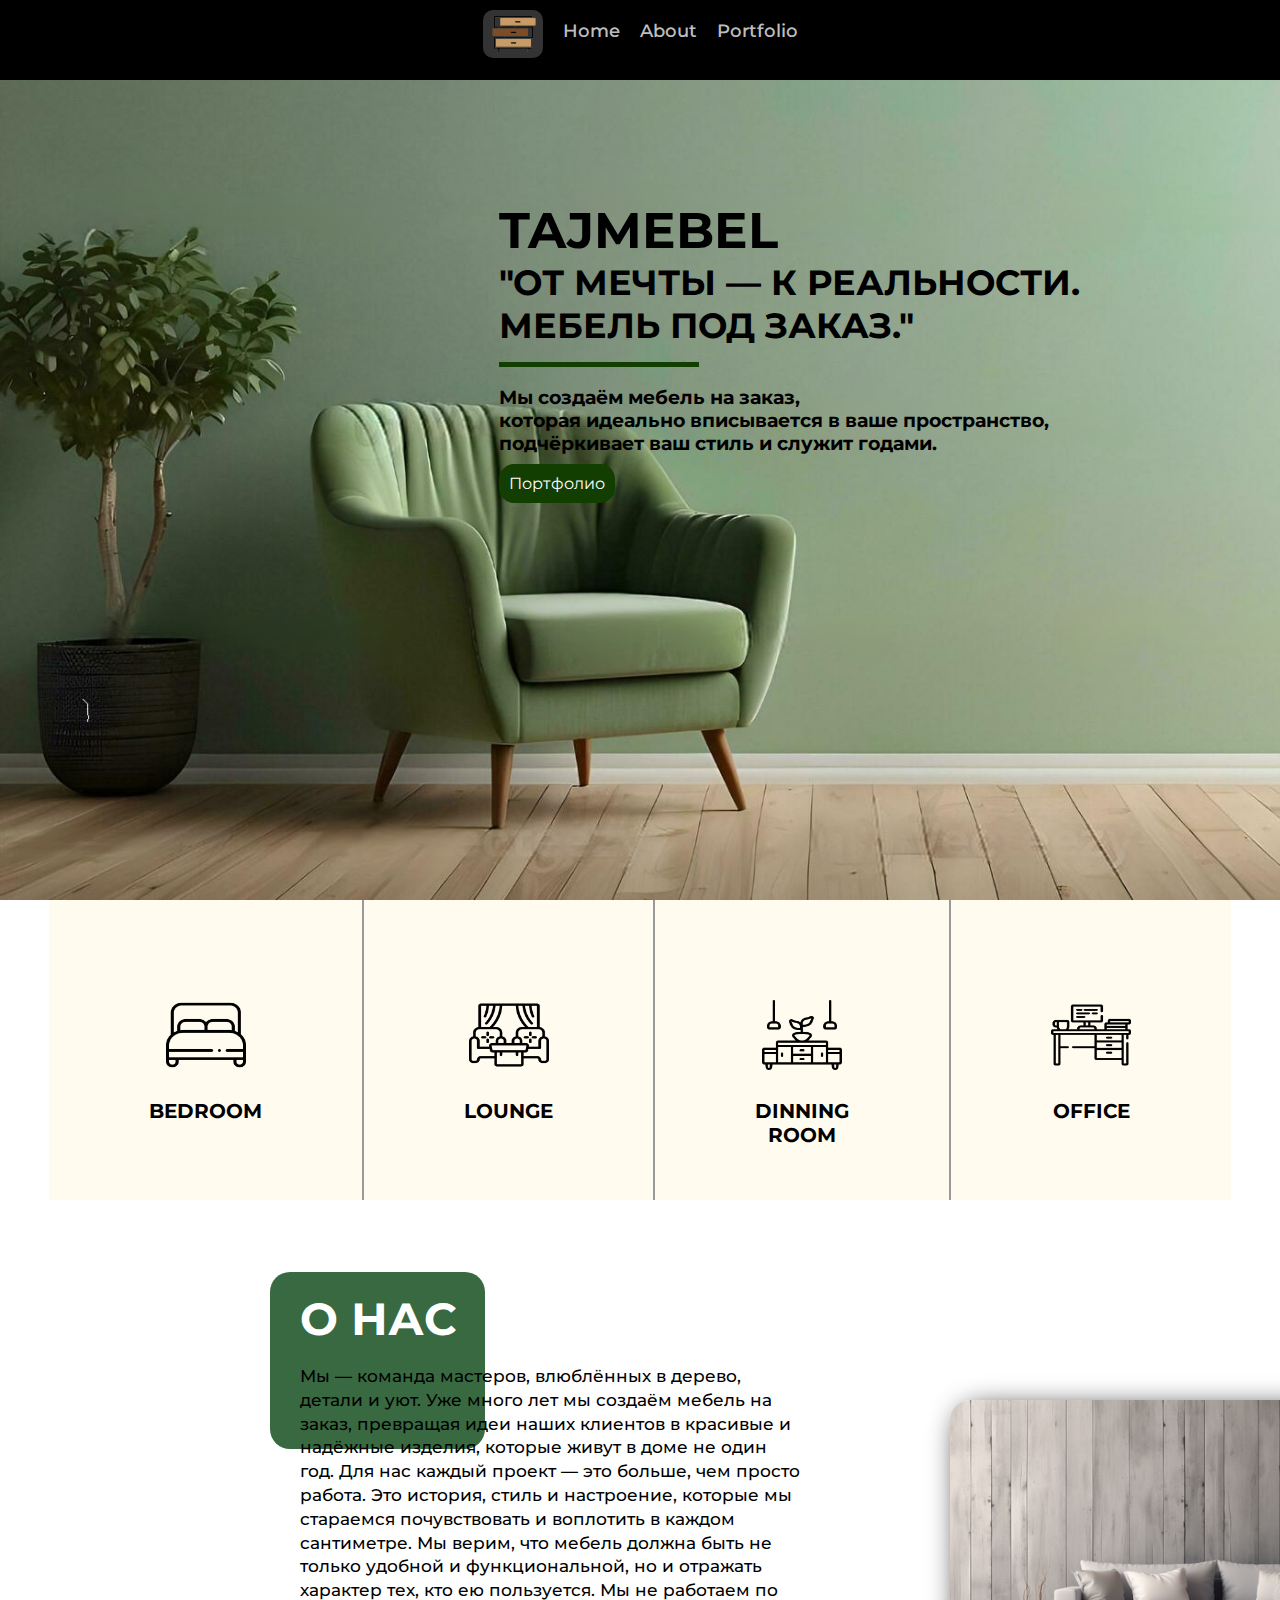
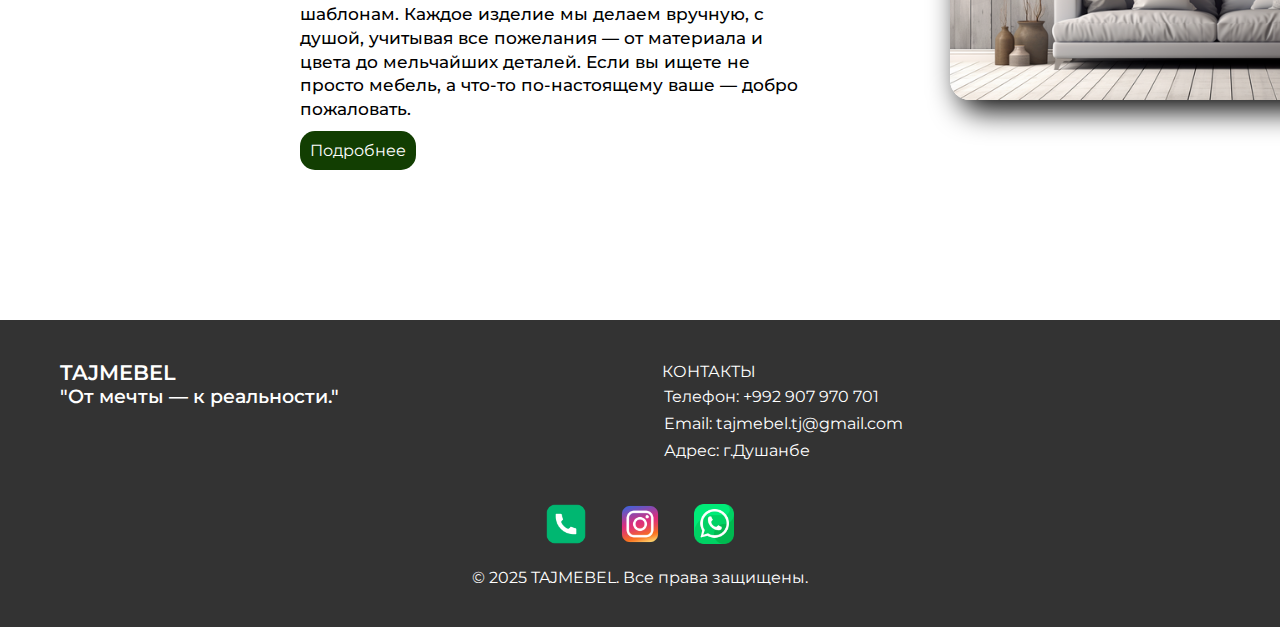
<file: index.html>
<!DOCTYPE html>
<html lang="en">
  <head>
    <meta charset="UTF-8" />
    <link rel="stylesheet" href="style.css" />
    <link rel="shortcut icon" href="image/logo.png" type="image/x-icon">
    <link
      href="https://fonts.googleapis.com/css2?family=Montserrat:wght@400;500;600;700&display=swap"
      rel="stylesheet"
    />
    <meta name="viewport" content="width=device-width, initial-scale=1.0" />
    <title>Tajmebel</title>
  </head>
  <body>
    <header>
      <nav>
        <ul>
          <li>
            <a class="logo" href="index.html"><img  src="image/logo.png" alt="" /></a>
          </li>
          <li><a class="a" href="#home">Home</a></li>
          <li><a class="a" href="#about">About</a></li>
          <li><a class="a" href="portfolio.html">Portfolio</a></li>
        </ul>
      </nav>
    </header>
    <section id="home" class="first-section">
      <div class="text-1page">
        <h1>tajmebel</h1>
        <h2>
          "От мечты — к реальности. <br />
          Мебель под заказ."
        </h2>
        <div class="greenline"></div>
        <br />
        <h4>
          Мы создаём мебель на заказ, <br />
          которая идеально вписывается в ваше пространство, <br />
          подчёркивает ваш стиль и служит годами.
        </h4>
        <br />
        <a href="portfolio.html">Портфолио</a>
      </div>
    </section>
    <section  class="second-section">
      <div class="conteiners"><img  src="image/bedroom.png" alt=""> <br><br>bedroom</div>
      <div class="conteiners"><img src="image/lounge.png" alt=""> <br><br>lounge</div>
      <div class="conteiners activ"><img src="image/dinning.png" alt=""> <br><br>dinning <br>room</div>
      <div class="conteiners o"><img src="image/office-desk.png" alt=""> <br><br>office</div>

    </section>
    <section id="about" class="third-section">
        <img src="image/bg2.png" alt="">
        <div class="text-3page">
          <div class="box-bg">
            
          </div>
          <br>
          <h1>О нас</h1>
          <br />
          <h4>
            <span class="span-white ">Мы — команда ма</span>стеров, влюблённых в дерево,<span class="span-white"> детали и уют. Уже </span>много лет мы создаём мебель<span class="span-white"> на заказ, превращ</span>ая идеи наших клиентов в красивые и надёжные изделия, которые живут в доме не один год.
            
            Для нас каждый проект — это больше, чем просто работа. Это история, стиль и настроение, которые мы стараемся почувствовать и воплотить в каждом сантиметре. Мы верим, что мебель должна быть не только удобной и функциональной, но и отражать характер тех, кто ею пользуется.

          Мы не работаем по шаблонам. Каждое изделие мы делаем вручную, с душой, учитывая все пожелания — от материала и цвета до мельчайших деталей.

          Если вы ищете не просто мебель, а что-то по-настоящему ваше — добро пожаловать.
        </h4>
        <br />
        <a href="https://www.instagram.com/tajmebel.tj">Подробнее</a>
      </div>

    </section>
    <footer style="background-color: #333; color: white; padding: 40px 0;">
      <div
        style="display: flex; flex-wrap: wrap; justify-content: space-between; max-width: 1200px; margin: 0 auto;">

        <!-- О нас -->
        <div style="flex: 1; min-width: 200px; margin-bottom: 20px;margin-left: 20px;">
          <p style="font-size: 21px;font-weight: 600;">TAJMEBEL</p>
          <p style="font-size: 19px;font-weight: 550;">"От мечты — к реальности."</p>
        </div>

        <!-- Контакты -->
        <div style="flex: 1; min-width: 200px; margin-bottom: 20px;margin-left: 20px;">
          <p style="padding: 2px;">КОНТАКТЫ</p>
          <p style="padding: 4px;">Телефон: +992 907 970 701</p>
          <p style="padding: 4px;">Email: tajmebel.tj@gmail.com</p>
          <p style="padding: 4px;">Адрес: г.Душанбе </p>
        </div>

      </div>

      <!-- Социальные сети -->
      <div style="text-align: center; margin-top: 20px;">
        <a  href="tel:+992907970701"
          style="margin: 0 15px; color: rgb(1, 128, 255);text-decoration: none;"><img src="image/phonelogo.png" width="40px" alt=""></a>
        <a href="https://www.instagram.com/tajmebel.tj"
          style="margin: 0 15px; color: rgb(1, 128, 255);text-decoration: none;"><img src="image/instagramlogo.png" width="40px" alt=""></a>
        <a href="https://wa.me/992907970701"
          style="margin: 0 15px; color: rgb(1, 128, 255);text-decoration: none;"><img src="image/whatsaplogo.png" width="40px" alt=""></a>
      </div>

      <!-- Копирайт -->
      <div style="text-align: center; margin-top: 20px;">
        <p>&copy; 2025 TAJMEBEL. Все права защищены.</p>
      </div>
    </footer>
  </body>
  </html>
</file>
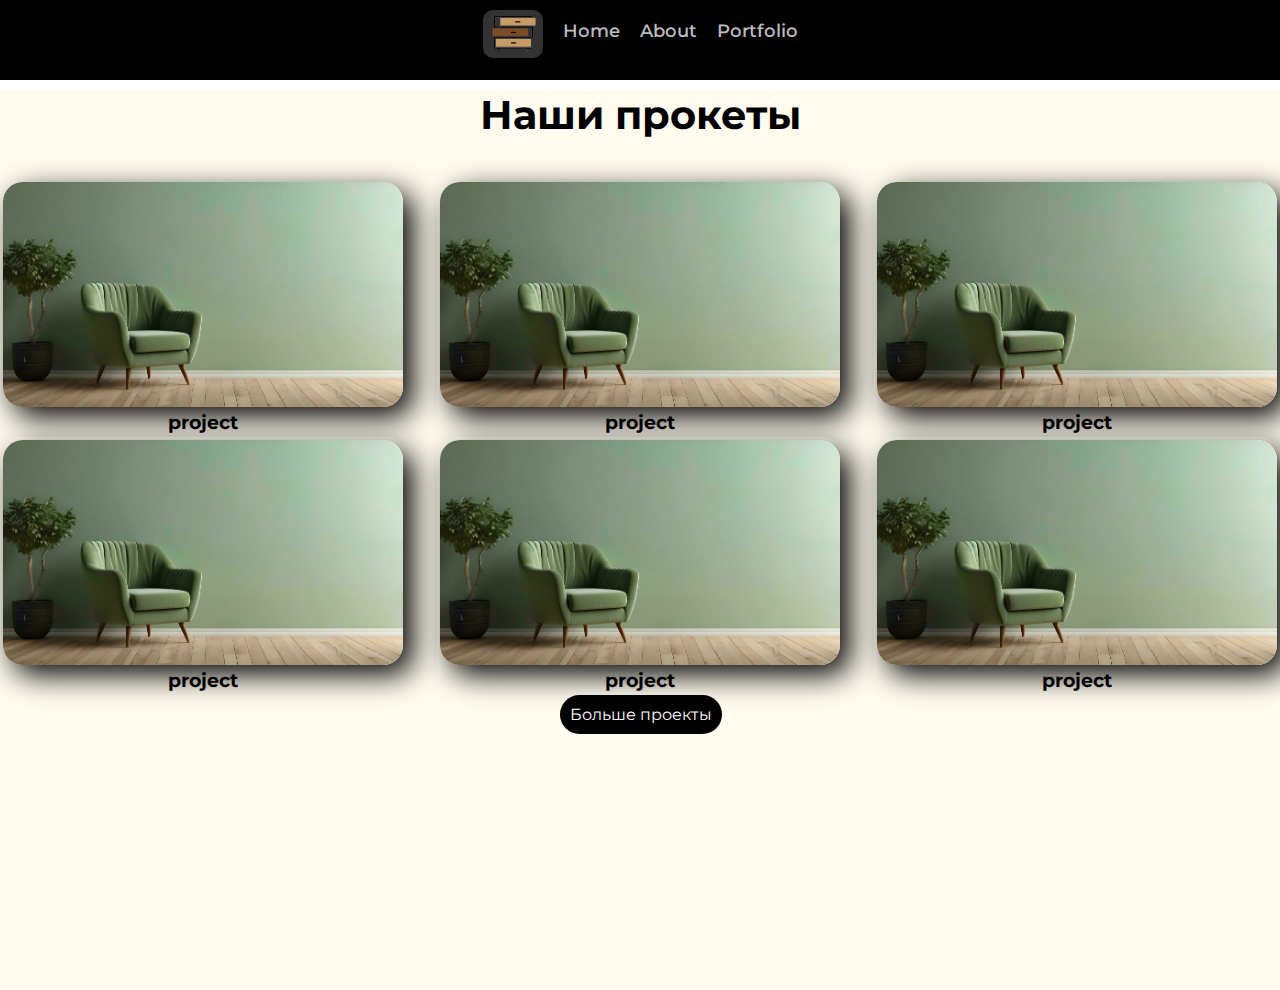
<file: portfolio.html>
<!DOCTYPE html>
<html lang="en">
  <head>
    <meta charset="UTF-8" />
    <link rel="stylesheet" href="style.css" />
    <link
      href="https://fonts.googleapis.com/css2?family=Montserrat:wght@400;500;600;700&display=swap"
      rel="stylesheet"
    />
    <meta name="viewport" content="width=device-width, initial-scale=1.0" />
    <title>navbar</title>
  </head>
  <body>
    <header>
      <nav>
        <ul>
          <li>
            <a class="logo" href="#home"><img src="image/logo.png" alt="" /></a>
          </li>
          <li><a class="a" href="index.html#home">Home</a></li>
          <li><a class="a" href="index.html#about">About</a></li>
          <li><a class="a" href="#portfolio">Portfolio</a></li>
        </ul>
      </nav>
    </header>

    <section id="portfolio" class="four-section">
      <h2>Наши прокеты</h2>
      <div class="conteiner">
        <div class="card"><img src="image/background.jpeg" alt=""><h3>project</h3></div>
        <div class="card"><img src="image/background.jpeg" alt=""><h3>project</h3></div>
        <div class="card"><img src="image/background.jpeg" alt=""><h3>project</h3></div>
        <div class="card"><img src="image/background.jpeg" alt=""><h3>project</h3></div>
        <div class="card"><img src="image/background.jpeg" alt=""><h3>project</h3></div>
        <div class="card"><img src="image/background.jpeg" alt=""><h3>project</h3></div>
          <a class="more-project" href="https://www.instagram.com/tajmebel.tj">Больше проекты</a><br>
      </div>

    </section>
  </body>
  </html>
</file>
<file: style.css>
* {
    margin: 0;
    font-family: "Montserrat", sans-serif;

}

.first-section {
    background-image: url(image/background.jpeg);
    background-size: cover;
    background-repeat: no-repeat;
    background-position: bottom left;
    height: 100vh;
}

ul {
    position: fixed;
    top: 0;
    width: 100%;
    background-color: #000;
    display: flex;
    padding: 10px;
    list-style-type: none;
    justify-content: center;
    flex-wrap: wrap;
    z-index: 10000;
}


li .a {
    display: block;
    padding: 10px;
    text-decoration: none;
    color: #bdbdbd;
    font-size: 18px;
    position: relative;
    transition: color 5 ease;
    font-weight: 550;
}

li .logo {
    display: block;
    padding: 30px;
    position: relative;
}

li .a::after {
    content: "";
    position: absolute;
    left: 0;
    bottom: 0;
    width: 0;
    height: 3px;
    background-color: #fff;
    transition: width 0.4s ease;
}

li .a:hover::after {
    width: 100%;
    color: #fff;
}

li .a:hover {
    color: #fff;
}

.social {
    display: flex;
    flex-wrap: wrap;
    margin-left: 20px;
}

.logo img {
    width: 60px;
    position: absolute;
    right: 10px;
    top: 0px;
    border-radius: 10px;
    background-color: #333;
}

.text-1page {

    position: absolute;
    right: 200px;
    top: 200px;
    padding-left: 10px;
    border-radius: 100px;
}

.text-1page h1 {
    font-size: 50px;
    text-transform: uppercase;
}
.text-1page h2 {
    font-size: 35px;
    text-transform: uppercase;
}

.text-1page h3 {
    font-size: 60px;
    text-transform: uppercase;
    color: #24592c;
}
.text-1page h4 {

    border-radius: 100px;
    font-size: 19px;

}

.text-1page a {
    color: #fff;
    background-color: #123e02;
    border-radius: 15px;
    box-shadow: none;
    text-decoration: none;
    padding: 10px;
}
.greenline{
    background-color: #123e02;
    width: 200px;
    height: 5px;
    margin-top: 15px;
}

@media (max-width:600px) {
    .text-1page {
        position: absolute;
        left: 50px;
        top: 170px;
        width: 300px;
    }

    .text-1page h1 {
        color: #fff;
        font-size: 35px;
        text-transform: uppercase;
    }

    .text-1page h2 {
        font-size: 25px;
        color: #f9f9f9;
    }

    .greenline{
        background-color: #fff;
        width: 200px;
        height: 5px;
        margin-top: 15px;
    }

    .text-1page h4 {
        backdrop-filter:blur(10px);
        color: #e7e7e7;
        font-weight: 500;
    }
}
.second-section{
    display: flex;
    justify-content: center;

}
.second-section .conteiners{
    text-transform: uppercase;
    text-align: center;
    font-size: 20px;
    padding: 100px;
    background-color: #FFFBEF;
    height:100px;
    font-weight: 700;
    border-right: solid 2px  #999;
}
.second-section .conteiners img{
    width: 80px;
    height: 70px;

}
.second-section .o{
    border-right: solid 0px ;
}
@media (max-width:600px) {
    .second-section{
        display: flex;
    }
    .second-section .conteiners{
        flex: 1 1  auto;
        text-transform: uppercase;
        text-align: center;
        font-size: 10px;
        padding: 20px;
        background-color: #FFFBEF;
        height:80px;
        font-weight: 600;
        border-right: solid 2px  #999;
    }
    .second-section .conteiners img{
        display: flex;
        margin: 0 auto;
        width: 90%;
        height: 60%;
    }
}
.third-section{
    background-color:#FFFBEF;
    height:110%;

}
.third-section img{ 
    border-radius: 20px;
    position: absolute;
    bottom: -800px;
    left:950px;
    height: 300px;
    box-shadow: 10px 10px 30px rgba(0, 0, 0, 1);

}
.text-3page{
    position: absolute;
    bottom: -860px;
    left: 300px;
    width: 500px;
    z-index:1;
}
.text-3page h1 {
    font-size: 45px;
    text-transform: uppercase;
    color: #fff;
  
}
.text-3page h2 {
    font-size: 30px;
    text-transform: uppercase;
}
.text-3page h4 {
    line-height: 1.4;
    border-radius: 100px;
    font-size: 17px;
    font-weight: 500;
}   

.text-3page a {
    color: #fff;
    background-color: #123e02;
    border-radius: 15px;
    box-shadow: none;
    text-decoration: none;
    padding: 10px;
}
.box-bg{
    background-color: #24592c;
    opacity: 90%;
    width: 215px;
    height: 177px;
    position: absolute;
    left: -30px;
    z-index: -1 ;
    border-radius: 20px;
}

@media (max-width:600px) {
    .third-section{
        background-color:#FFFBEF;
        height: 110vh;
        z-index: 0;
    }
    .box-bg{
        background-color: #1b6a27;
        opacity: 70%;
        width: 215px;
        height: 177px;
        position: absolute;
        left: -20px;
        top: 40px;
        z-index: -1 ;
        border-radius: 20px;
    }
    .text-3page h1 {
        font-size: 40px;
        text-transform: uppercase;
        color: #fff;
        margin-top: 40px;
    }
    .text-3page{
        position: sticky;
        left: 40px;
        
        width: 340px;
        z-index:1;
    }
    .third-section img{ 
        display: flex;
        position: relative;
        left: 20px;
        top: 30px;
        width: 340px;
        height: auto;
    }
    .span-white{
        color: #000;
    }
}
.four-section{
    background-color:#FFFBEF;
    height: 100vh;
    z-index: 0;
    margin-top: 10vh;
}
.four-section h2{
    text-align: center;
    font-size: 40px;
}
.four-section .conteiner{
    display: flex;
    flex-wrap: wrap;
    justify-content: space-between;
    max-width: 1280px;
    margin: 40px auto;
    border-radius: 20px;
}
.four-section .conteiner .card img{
    width: 400px;
    height: auto;
    max-height: 300px;
    background-color: #fff;
    padding-bottom: 0px;
    border-radius: 20px;
    box-shadow: 10px 10px 30px rgba(0, 0, 0, 1);
}
.four-section .conteiner .card h3{
    text-align: center;
}
.four-section .conteiner .card {
    border-radius: 20px;
    background-color: #FFFBEF;
    padding: 3px;
}
.more-project {
    background-color: #000;
    margin-left: 560px;
    margin-bottom: 30px;
    text-decoration: none;
    padding: 10px;
    color: #fff;
    border-radius: 20px;
}
@media (max-width:600px) {
    .four-section{
        height: 110%;
        z-index: 0;
        margin-top: 10vh;

        background-color:#FFFBEF;
    }
    .four-section h2{

        font-size: 25px;
    }
    .four-section .conteiner{
        height: 170vh;
        width:90%;

    }

    .four-section .conteiner .card img{
        width: 330px;
        height: auto;
        background-color: #fff;
    }
    .more-project {
        background-color: #000;
        margin-left: 100px;
        margin-top: 20px;
        text-decoration: none;
        padding: 10px;
        color: #fff;
        border-radius: 20px;
    }
}
footer{
    margin-top: 80vh;
}
@media (max-width:600px) {
    footer{
        margin-top: 20px;
    }
}
</file>
